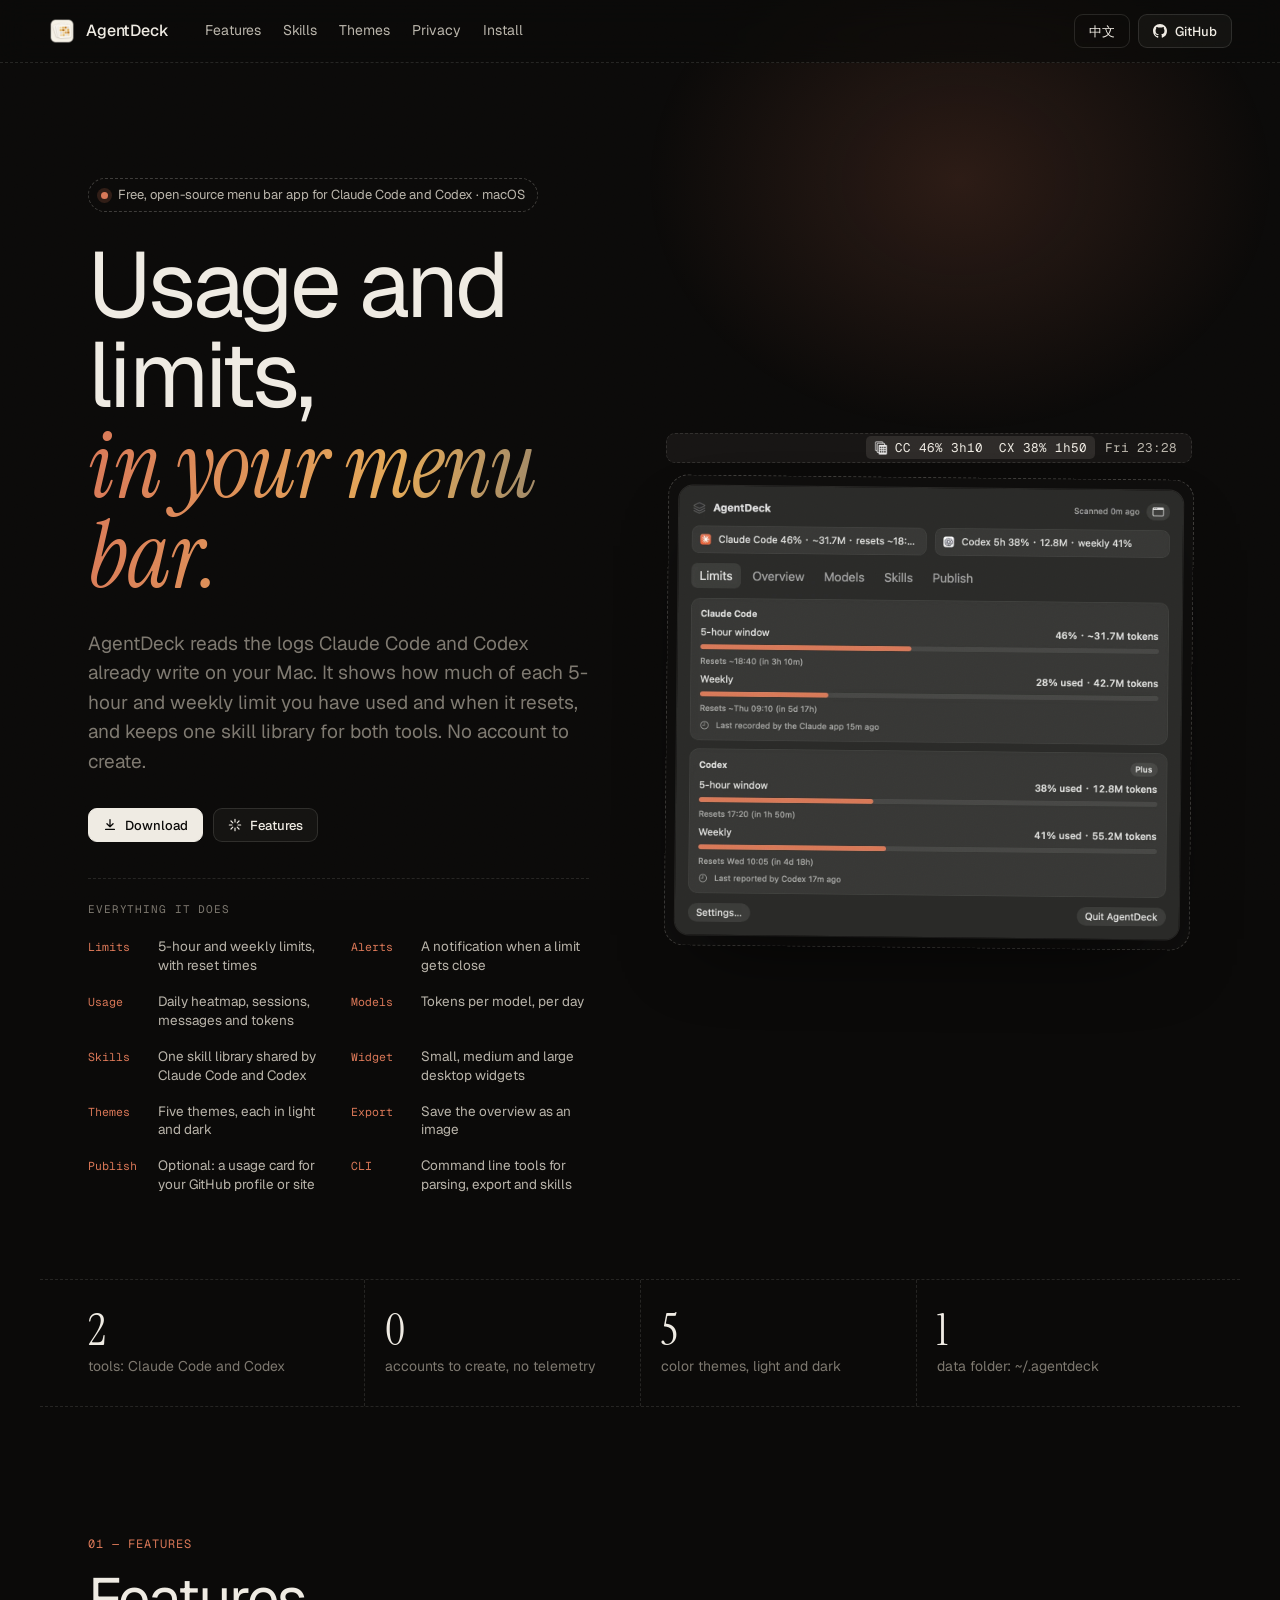
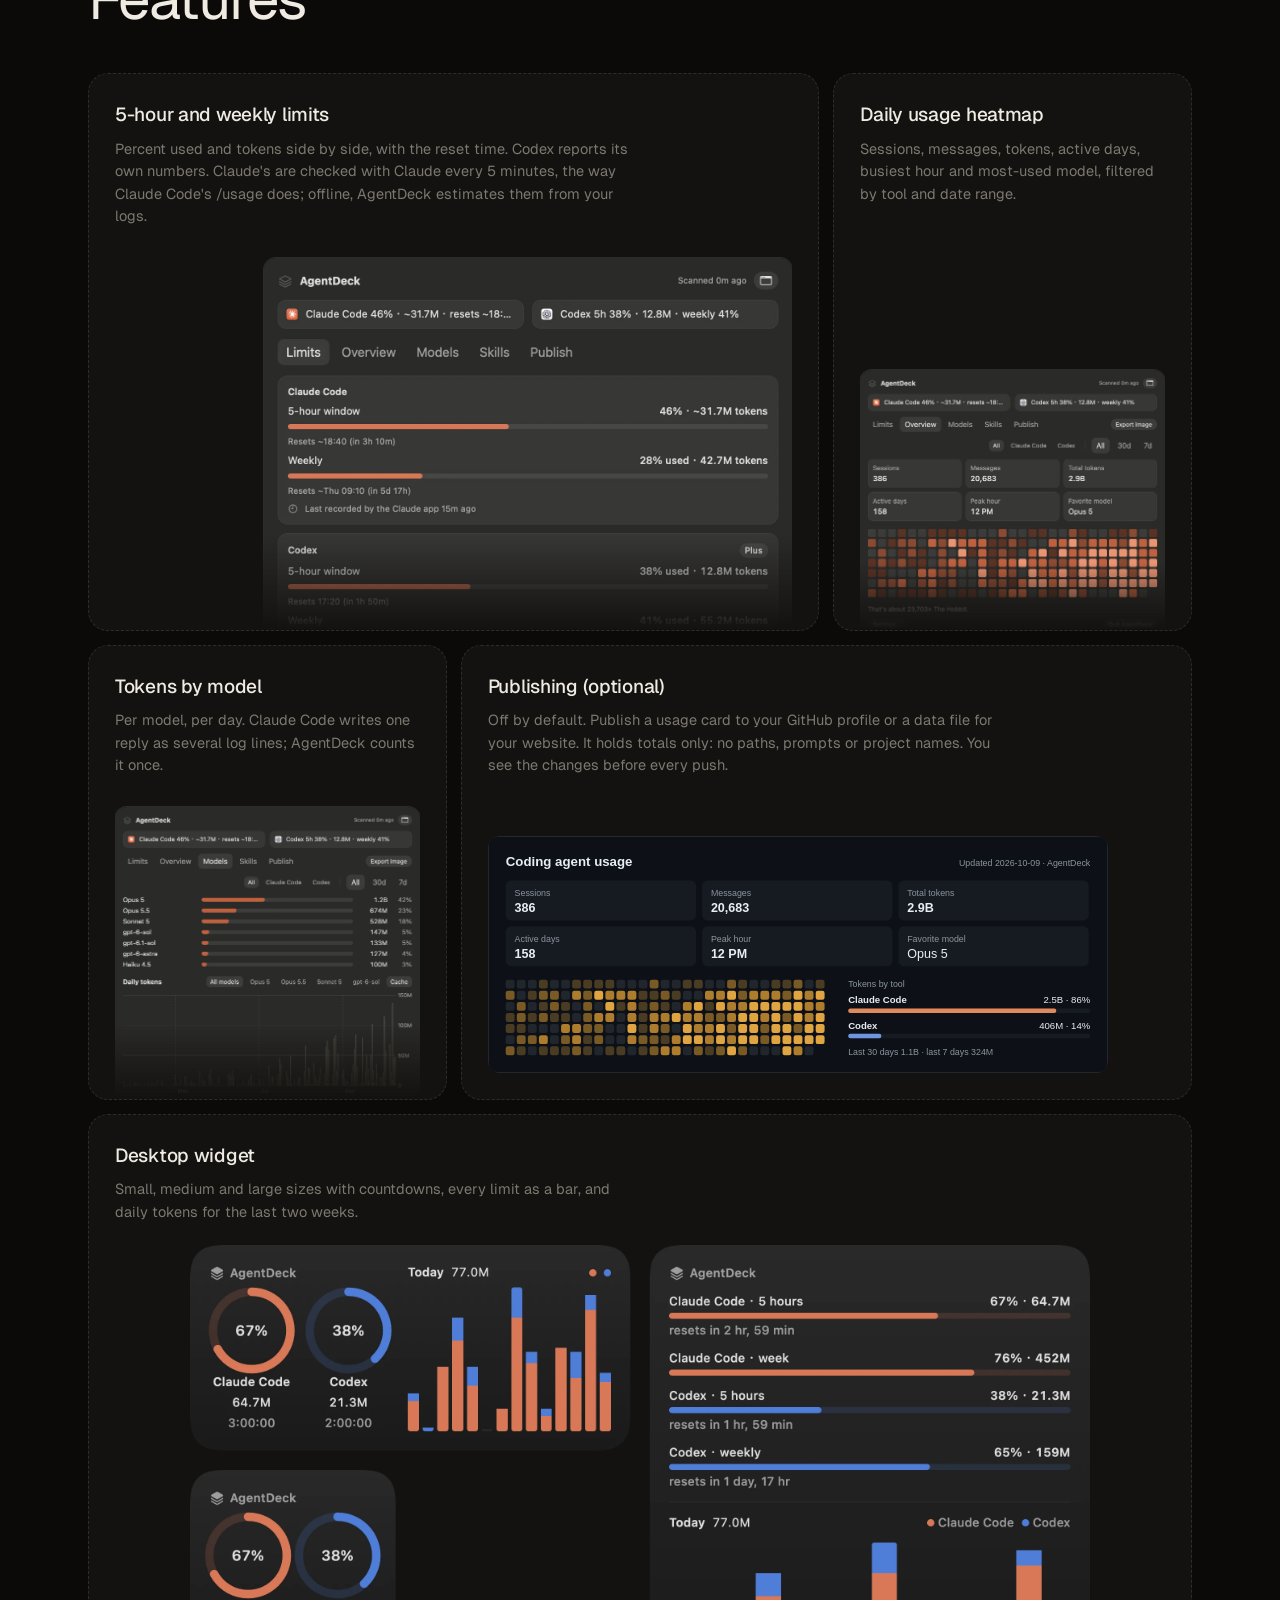
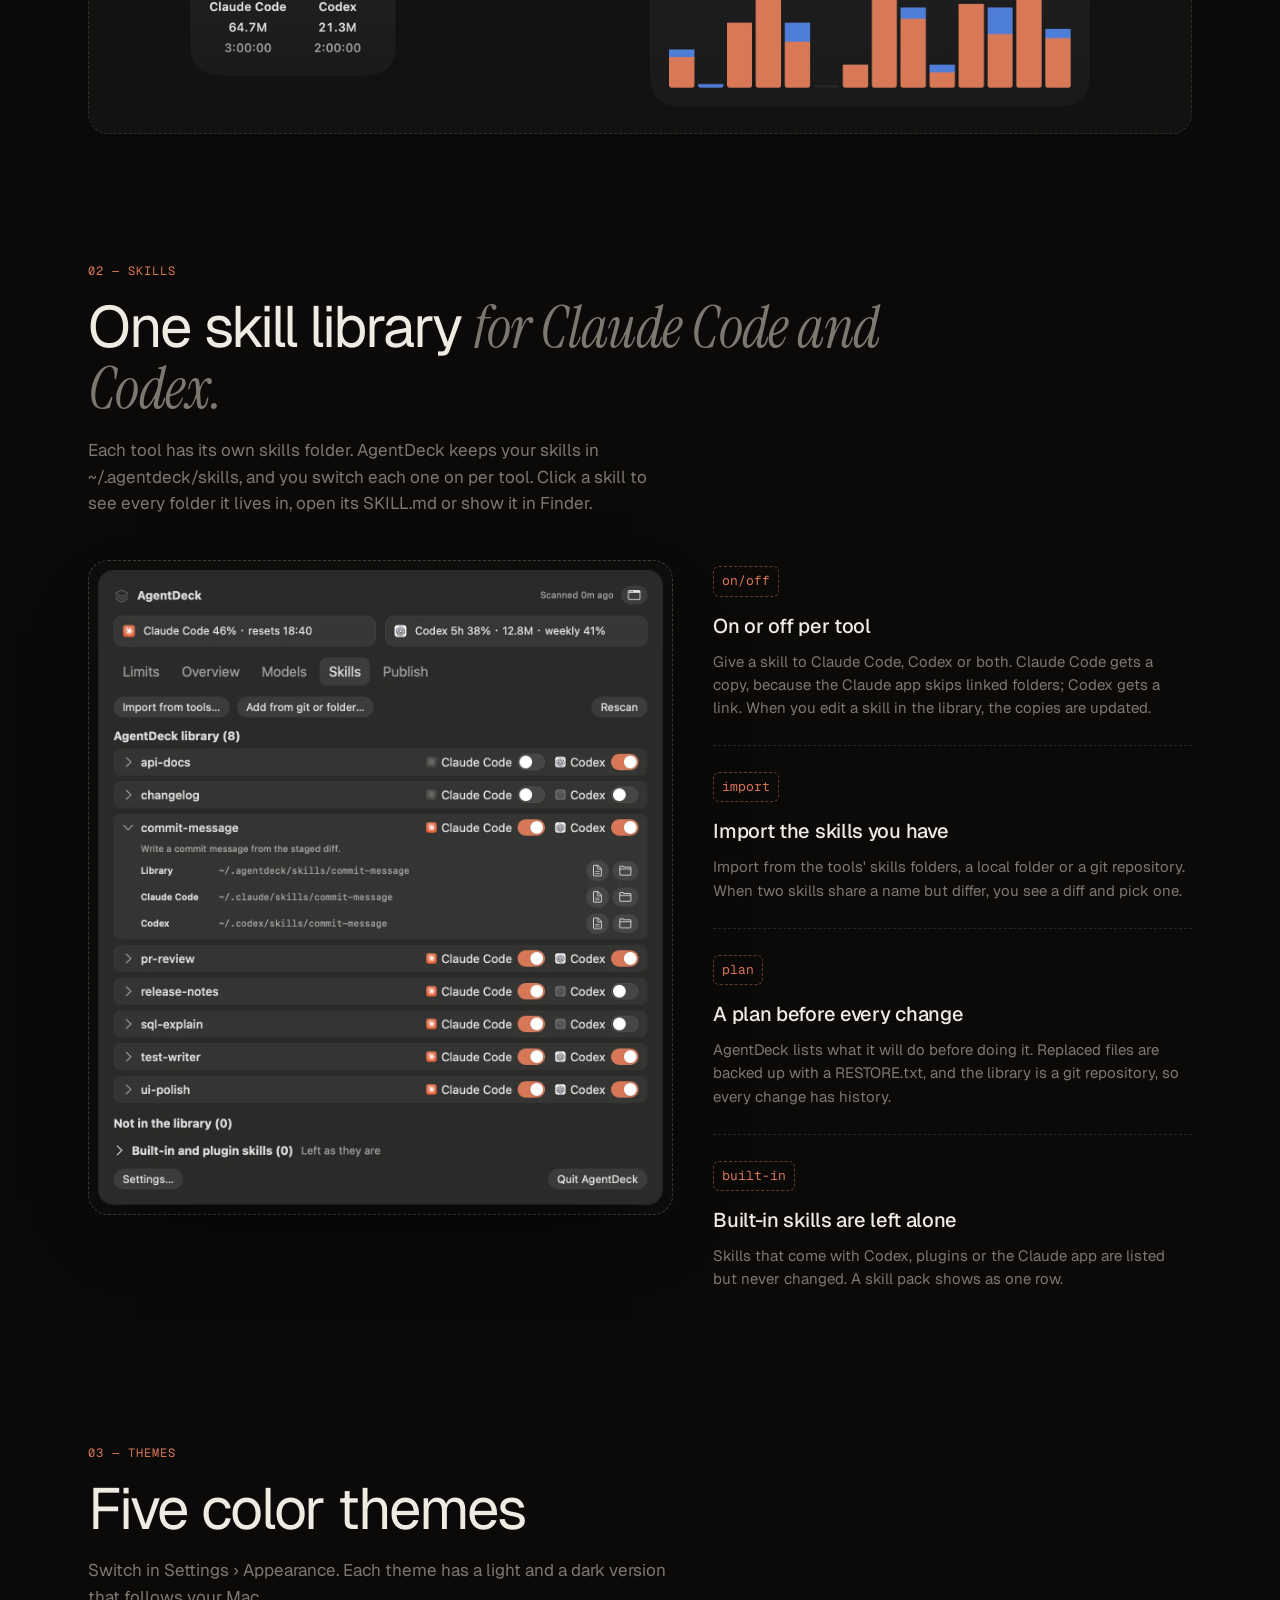
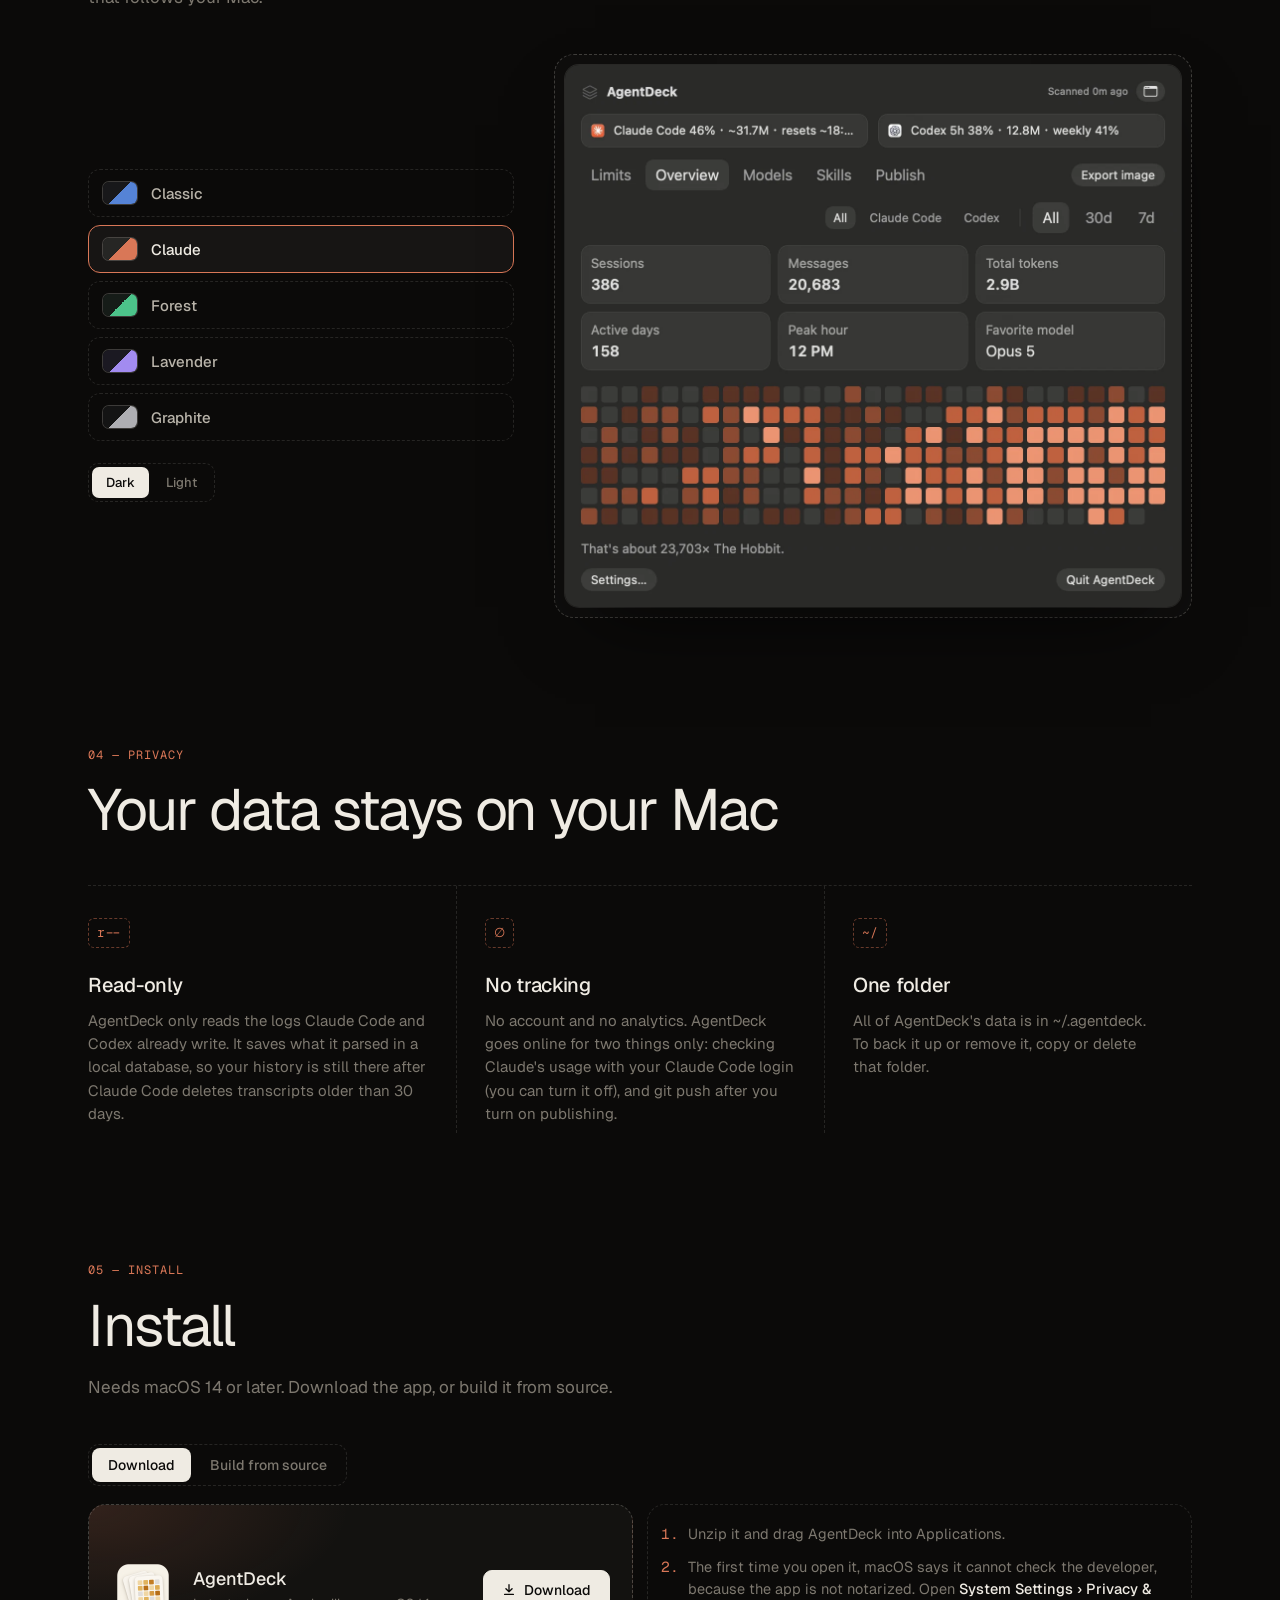
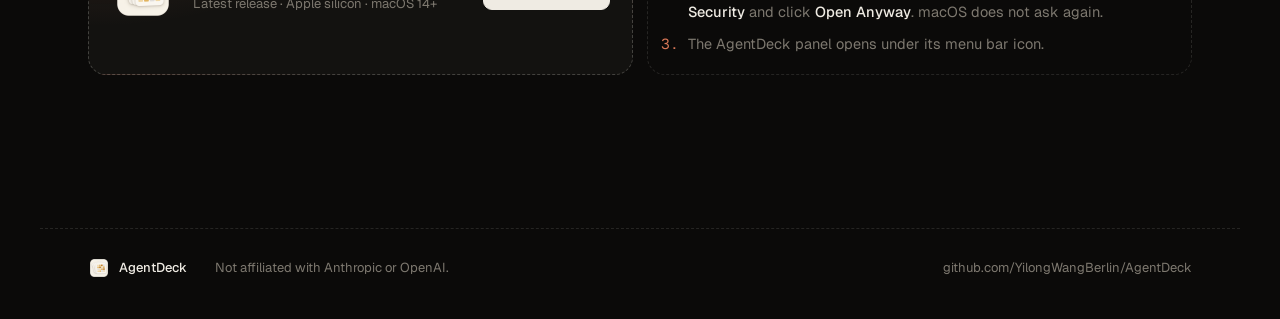
<file: docs/index.html>
<!doctype html>
<html lang="en">
<head>
  <meta charset="utf-8" />
  <meta name="viewport" content="width=device-width, initial-scale=1" />
  <title>AgentDeck</title>
  <meta name="description" content="A local macOS menu bar app for Claude Code and Codex: token usage, rate-limit windows, one skill library for both tools, a desktop widget. No telemetry." />
  <meta property="og:title" content="AgentDeck" />
  <meta property="og:description" content="Every token, at a glance. A local menu bar app for Claude Code and Codex." />
  <meta property="og:image" content="site/img/limits-dark.webp" />
  <meta name="theme-color" content="#0b0a09" />
  <link rel="icon" type="image/png" href="site/img/favicon.png" />
  <link rel="preconnect" href="https://fonts.googleapis.com" />
  <link rel="preconnect" href="https://fonts.gstatic.com" crossorigin />
  <link href="https://fonts.googleapis.com/css2?family=Geist:wght@300;400;500;600&family=Geist+Mono:wght@400;500&family=Instrument+Serif:ital@0;1&display=swap" rel="stylesheet" />
  <link rel="stylesheet" href="site/site.css" />
</head>
<body>
  <a class="skip" href="#main">Skip to content</a>

  <header class="nav">
    <a class="brand" href="#top" aria-label="AgentDeck home">
      <img src="site/img/icon.png" alt="" width="28" height="28" />
      <span>AgentDeck</span>
    </a>
    <nav class="nav-links" aria-label="Sections">
      <a href="#features" data-i18n="nav.features">Features</a>
      <a href="#skills" data-i18n="nav.skills">Skills</a>
      <a href="#themes" data-i18n="nav.themes">Themes</a>
      <a href="#privacy" data-i18n="nav.privacy">Privacy</a>
      <a href="#install" data-i18n="nav.install">Install</a>
    </nav>
    <div class="nav-actions">
      <button class="pill pill-ghost lang" type="button" aria-label="Switch language" data-lang-toggle>中文</button>
      <a class="pill" href="https://github.com/YilongWangBerlin/AgentDeck">
        <svg viewBox="0 0 16 16" width="14" height="14" aria-hidden="true"><path fill="currentColor" d="M8 0C3.58 0 0 3.58 0 8c0 3.54 2.29 6.53 5.47 7.59.4.07.55-.17.55-.38 0-.19-.01-.82-.01-1.49-2.01.37-2.53-.49-2.69-.94-.09-.23-.48-.94-.82-1.13-.28-.15-.68-.52-.01-.53.63-.01 1.08.58 1.23.82.72 1.21 1.87.87 2.33.66.07-.52.28-.87.51-1.07-1.78-.2-3.64-.89-3.64-3.95 0-.87.31-1.59.82-2.15-.08-.2-.36-1.02.08-2.12 0 0 .67-.21 2.2.82.64-.18 1.32-.27 2-.27.68 0 1.36.09 2 .27 1.53-1.04 2.2-.82 2.2-.82.44 1.1.16 1.92.08 2.12.51.56.82 1.27.82 2.15 0 3.07-1.87 3.75-3.65 3.95.29.25.54.73.54 1.48 0 1.07-.01 1.93-.01 2.2 0 .21.15.46.55.38A8.013 8.013 0 0016 8c0-4.42-3.58-8-8-8z"/></svg>
        GitHub
      </a>
    </div>
  </header>

  <main id="main">
    <!-- Hero -->
    <section class="hero" id="top">
      <div class="hero-copy">
        <p class="eyebrow reveal"><span class="dot"></span><span data-i18n="hero.eyebrow">Free, open-source menu bar app for Claude Code and Codex · macOS</span></p>
        <h1 class="reveal">
          <span data-i18n="hero.title1">Usage and limits,</span>
          <em data-i18n="hero.title2">in your menu bar.</em>
        </h1>
        <p class="lede reveal" data-i18n="hero.lede">AgentDeck reads the logs Claude Code and Codex already write on your Mac. It shows how much of each 5-hour and weekly limit you have used and when it resets, and keeps one skill library for both tools. No account to create.</p>
        <div class="cta reveal">
          <a class="pill pill-solid" href="#install" data-open-tab="download">
            <svg viewBox="0 0 16 16" width="14" height="14" aria-hidden="true"><path d="M8 2v8m0 0L4.5 6.5M8 10l3.5-3.5M3 13h10" stroke="currentColor" stroke-width="1.5" fill="none" stroke-linecap="round" stroke-linejoin="round"/></svg>
            <span data-i18n="hero.cta1">Download</span>
          </a>
          <a class="pill" href="#features">
            <svg viewBox="0 0 16 16" width="14" height="14" aria-hidden="true"><path d="M8 1.5v3M8 11.5v3M1.5 8h3M11.5 8h3M3.4 3.4l2.1 2.1M10.5 10.5l2.1 2.1M3.4 12.6l2.1-2.1M10.5 5.5l2.1-2.1" stroke="currentColor" stroke-width="1.3" stroke-linecap="round"/></svg>
            <span data-i18n="hero.cta2">Features</span>
          </a>
        </div>
        <div class="index reveal">
          <p class="index-title mono" data-i18n="index.title">Everything it does</p>
          <ul class="feature-index">
            <li><a href="#features"><span class="mono fi-k" data-i18n="fi.limits.k">Limits</span><span data-i18n="fi.limits">5-hour and weekly limits, with reset times</span></a></li>
            <li><a href="#features"><span class="mono fi-k" data-i18n="fi.alerts.k">Alerts</span><span data-i18n="fi.alerts">A notification when a limit gets close</span></a></li>
            <li><a href="#features"><span class="mono fi-k" data-i18n="fi.usage.k">Usage</span><span data-i18n="fi.usage">Daily heatmap, sessions, messages and tokens</span></a></li>
            <li><a href="#features"><span class="mono fi-k" data-i18n="fi.models.k">Models</span><span data-i18n="fi.models">Tokens per model, per day</span></a></li>
            <li><a href="#skills"><span class="mono fi-k" data-i18n="fi.skills.k">Skills</span><span data-i18n="fi.skills">One skill library shared by Claude Code and Codex</span></a></li>
            <li><a href="#features"><span class="mono fi-k" data-i18n="fi.widget.k">Widget</span><span data-i18n="fi.widget">Small, medium and large desktop widgets</span></a></li>
            <li><a href="#themes"><span class="mono fi-k" data-i18n="fi.themes.k">Themes</span><span data-i18n="fi.themes">Five themes, each in light and dark</span></a></li>
            <li><a href="#features"><span class="mono fi-k" data-i18n="fi.export.k">Export</span><span data-i18n="fi.export">Save the overview as an image</span></a></li>
            <li><a href="#features"><span class="mono fi-k" data-i18n="fi.publish.k">Publish</span><span data-i18n="fi.publish">Optional: a usage card for your GitHub profile or site</span></a></li>
            <li><a href="#install"><span class="mono fi-k" data-i18n="fi.cli.k">CLI</span><span data-i18n="fi.cli">Command line tools for parsing, export and skills</span></a></li>
          </ul>
        </div>
      </div>

      <div class="hero-visual reveal">
        <div class="menubar" aria-hidden="true">
          <span class="menubar-spacer"></span>
          <span class="menubar-item menubar-deck">
            <img src="site/img/menubar-icon.png" alt="" width="14" height="14" />
            <span class="mono" data-ticker>CC 46% 3h10&nbsp;&nbsp;CX 38% 1h50</span>
          </span>
          <span class="menubar-item mono" data-clock>Fri 15:30</span>
        </div>
        <figure class="frame frame-hero">
          <img src="site/img/limits-dark.webp" width="1240" height="1104"
               alt="AgentDeck's Limits tab: Claude Code's 5-hour window at 46% and its weekly window at 28%, Codex's 5-hour and weekly windows" />
        </figure>
      </div>
    </section>

    <!-- Numbers -->
    <section class="strip" aria-label="At a glance">
      <div class="strip-item reveal"><span class="num">2</span><span data-i18n="strip.tools">tools: Claude Code and Codex</span></div>
      <div class="strip-item reveal"><span class="num">0</span><span data-i18n="strip.network">accounts to create, no telemetry</span></div>
      <div class="strip-item reveal"><span class="num">5</span><span data-i18n="strip.themes">color themes, light and dark</span></div>
      <div class="strip-item reveal"><span class="num">1</span><span data-i18n="strip.folder">data folder: ~/.agentdeck</span></div>
    </section>

    <!-- Features -->
    <section class="section" id="features">
      <header class="section-head reveal">
        <p class="kicker mono">01 — <span data-i18n="features.kicker">Features</span></p>
        <h2><span data-i18n="features.title1">Features</span> <em data-i18n="features.title2"></em></h2>
      </header>

      <div class="bento">
        <article class="cell cell-wide reveal">
          <div class="cell-copy">
            <h3 data-i18n="f.limits.title">5-hour and weekly limits</h3>
            <p data-i18n="f.limits.body">Percent used and tokens side by side, with the reset time. Codex reports its own numbers. Claude's are checked with Claude every 5 minutes, the way Claude Code's /usage does; offline, AgentDeck estimates them from your logs.</p>
          </div>
          <figure class="shot"><img src="site/img/limits-dark.webp" loading="lazy" width="1240" height="1104" alt="The Limits tab" /></figure>
        </article>

        <article class="cell reveal">
          <div class="cell-copy">
            <h3 data-i18n="f.overview.title">Daily usage heatmap</h3>
            <p data-i18n="f.overview.body">Sessions, messages, tokens, active days, busiest hour and most-used model, filtered by tool and date range.</p>
          </div>
          <figure class="shot"><img src="site/img/overview-dark.webp" loading="lazy" width="1240" height="1090" alt="The Overview tab with a heatmap of daily tokens" /></figure>
        </article>

        <article class="cell reveal">
          <div class="cell-copy">
            <h3 data-i18n="f.models.title">Tokens by model</h3>
            <p data-i18n="f.models.body">Per model, per day. Claude Code writes one reply as several log lines; AgentDeck counts it once.</p>
          </div>
          <figure class="shot"><img src="site/img/models-dark.webp" loading="lazy" width="1240" height="1310" alt="The Models tab with tokens per model" /></figure>
        </article>


        <article class="cell cell-wide reveal">
          <div class="cell-copy">
            <h3 data-i18n="f.publish.title">Publishing (optional)</h3>
            <p data-i18n="f.publish.body">Off by default. Publish a usage card to your GitHub profile or a data file for your website. It holds totals only: no paths, prompts or project names. You see the changes before every push.</p>
          </div>
          <figure class="shot shot-plain"><img src="images/card-dark.svg" loading="lazy" width="840" height="320" alt="A usage card for a GitHub profile README" /></figure>
        </article>
        <article class="cell cell-full reveal">
          <div class="cell-copy">
            <h3 data-i18n="f.widget.title">Desktop widget</h3>
            <p data-i18n="f.widget.body">Small, medium and large sizes with countdowns, every limit as a bar, and daily tokens for the last two weeks.</p>
          </div>
          <figure class="shot shot-plain"><img src="site/img/widget-dark.webp" loading="lazy" width="2232" height="1146" alt="The desktop widget in three sizes" /></figure>
        </article>

      </div>
    </section>

    <!-- Skills -->
    <section class="section" id="skills">
      <header class="section-head reveal">
        <p class="kicker mono">02 — <span data-i18n="skills.kicker">Skills</span></p>
        <h2><span data-i18n="skills.title1">One skill library</span> <em data-i18n="skills.title2">for Claude Code and Codex.</em></h2>
        <p class="section-sub" data-i18n="skills.sub">Each tool has its own skills folder. AgentDeck keeps your skills in ~/.agentdeck/skills, and you switch each one on per tool. Click a skill to see every folder it lives in, open its SKILL.md or show it in Finder.</p>
      </header>
      <div class="skills">
        <figure class="frame frame-skills reveal">
          <img src="site/img/skills-dark.webp" loading="lazy" width="1240" height="1392" alt="The Skills tab: a library of skills with a Claude Code switch and a Codex switch on each" />
        </figure>
        <ul class="skill-points">
          <li class="reveal">
            <span class="glyph mono">on/off</span>
            <h3 data-i18n="s1.title">On or off per tool</h3>
            <p data-i18n="s1.body">Give a skill to Claude Code, Codex or both. Claude Code gets a copy, because the Claude app skips linked folders; Codex gets a link. When you edit a skill in the library, the copies are updated.</p>
          </li>
          <li class="reveal">
            <span class="glyph mono">import</span>
            <h3 data-i18n="s2.title">Import the skills you have</h3>
            <p data-i18n="s2.body">Import from the tools' skills folders, a local folder or a git repository. When two skills share a name but differ, you see a diff and pick one.</p>
          </li>
          <li class="reveal">
            <span class="glyph mono">plan</span>
            <h3 data-i18n="s3.title">A plan before every change</h3>
            <p data-i18n="s3.body">AgentDeck lists what it will do before doing it. Replaced files are backed up with a RESTORE.txt, and the library is a git repository, so every change has history.</p>
          </li>
          <li class="reveal">
            <span class="glyph mono">built-in</span>
            <h3 data-i18n="s4.title">Built-in skills are left alone</h3>
            <p data-i18n="s4.body">Skills that come with Codex, plugins or the Claude app are listed but never changed. A skill pack shows as one row.</p>
          </li>
        </ul>
      </div>
    </section>

    <!-- Themes -->
    <section class="section" id="themes">
      <header class="section-head reveal">
        <p class="kicker mono">03 — <span data-i18n="themes.kicker">Themes</span></p>
        <h2><span data-i18n="themes.title1">Five color themes</span> <em data-i18n="themes.title2"></em></h2>
        <p class="section-sub" data-i18n="themes.sub">Switch in Settings › Appearance. Each theme has a light and a dark version that follows your Mac.</p>
      </header>

      <div class="themes reveal">
        <div class="theme-controls">
          <div class="swatches" role="radiogroup" aria-label="Theme">
            <button type="button" role="radio" class="swatch" data-theme="classic" aria-checked="false" style="--a:#5583D6;--b:#18181A"><i></i><span>Classic</span></button>
            <button type="button" role="radio" class="swatch" data-theme="claude" aria-checked="true" style="--a:#D97757;--b:#262624"><i></i><span>Claude</span></button>
            <button type="button" role="radio" class="swatch" data-theme="forest" aria-checked="false" style="--a:#4CC38A;--b:#161C18"><i></i><span>Forest</span></button>
            <button type="button" role="radio" class="swatch" data-theme="lavender" aria-checked="false" style="--a:#A28BF0;--b:#1B1922"><i></i><span>Lavender</span></button>
            <button type="button" role="radio" class="swatch" data-theme="graphite" aria-checked="false" style="--a:#AEAEB2;--b:#141414"><i></i><span>Graphite</span></button>
          </div>
          <div class="mode" role="radiogroup" aria-label="Appearance">
            <button type="button" role="radio" data-mode="dark" aria-checked="true" data-i18n="themes.dark">Dark</button>
            <button type="button" role="radio" data-mode="light" aria-checked="false" data-i18n="themes.light">Light</button>
          </div>
        </div>
        <figure class="frame frame-theme">
          <img data-theme-img src="site/img/theme-claude-dark.webp" width="1240" height="1090" alt="AgentDeck's Overview tab in the Claude theme, dark" />
        </figure>
      </div>
    </section>

    <!-- Privacy -->
    <section class="section" id="privacy">
      <header class="section-head reveal">
        <p class="kicker mono">04 — <span data-i18n="privacy.kicker">Privacy</span></p>
        <h2><span data-i18n="privacy.title1">Your data stays on your Mac</span> <em data-i18n="privacy.title2"></em></h2>
      </header>
      <div class="trio">
        <div class="trio-item reveal">
          <span class="glyph mono">r--</span>
          <h3 data-i18n="p1.title">Read-only</h3>
          <p data-i18n="p1.body">AgentDeck only reads the logs Claude Code and Codex already write. It saves what it parsed in a local database, so your history is still there after Claude Code deletes transcripts older than 30 days.</p>
        </div>
        <div class="trio-item reveal">
          <span class="glyph mono">∅</span>
          <h3 data-i18n="p2.title">No tracking</h3>
          <p data-i18n="p2.body">No account and no analytics. AgentDeck goes online for two things only: checking Claude's usage with your Claude Code login (you can turn it off), and git push after you turn on publishing.</p>
        </div>
        <div class="trio-item reveal">
          <span class="glyph mono">~/</span>
          <h3 data-i18n="p3.title">One folder</h3>
          <p data-i18n="p3.body">All of AgentDeck's data is in ~/.agentdeck. To back it up or remove it, copy or delete that folder.</p>
        </div>
      </div>
    </section>

    <!-- Install -->
    <section class="section" id="install">
      <header class="section-head reveal">
        <p class="kicker mono">05 — <span data-i18n="install.kicker">Install</span></p>
        <h2><span data-i18n="install.title1">Install</span> <em data-i18n="install.title2"></em></h2>
        <p class="section-sub" data-i18n="install.sub">Needs macOS 14 or later. Download the app, or build it from source.</p>
      </header>

      <div class="install reveal">
        <div class="tabs" role="tablist" aria-label="Install method">
          <button type="button" role="tab" id="tab-download" aria-controls="panel-download" aria-selected="true" data-i18n="install.tab1">Download</button>
          <button type="button" role="tab" id="tab-cli" aria-controls="panel-cli" aria-selected="false" tabindex="-1" data-i18n="install.tab2">Build from source</button>
        </div>

        <div class="panel" role="tabpanel" id="panel-download" aria-labelledby="tab-download">
          <div class="download">
            <div class="download-card">
              <img src="site/img/icon.png" alt="" width="64" height="64" />
              <div>
                <p class="download-name">AgentDeck</p>
                <p class="download-meta" data-i18n="install.meta">Latest release · Apple silicon · macOS 14+</p>
              </div>
              <a class="pill pill-solid" href="https://github.com/YilongWangBerlin/AgentDeck/releases/latest/download/AgentDeck.zip">
                <svg viewBox="0 0 16 16" width="14" height="14" aria-hidden="true"><path d="M8 2v8m0 0L4.5 6.5M8 10l3.5-3.5M3 13h10" stroke="currentColor" stroke-width="1.5" fill="none" stroke-linecap="round" stroke-linejoin="round"/></svg>
                <span data-i18n="install.download">Download</span>
              </a>
            </div>
            <ol class="howto">
              <li data-i18n="install.d1">Unzip it and drag AgentDeck into Applications.</li>
              <li data-i18n-html="install.d2">The first time you open it, macOS says it cannot check the developer, because the app is not notarized. Open <strong>System Settings › Privacy &amp; Security</strong> and click <strong>Open Anyway</strong>. macOS does not ask again.</li>
              <li data-i18n="install.d3">The AgentDeck panel opens under its menu bar icon.</li>
            </ol>
          </div>
        </div>

        <div class="panel" role="tabpanel" id="panel-cli" aria-labelledby="tab-cli" hidden>
          <p class="panel-note" data-i18n="install.cli">Needs Swift 6. The Command Line Tools are enough; you don't need Xcode.</p>
          <ol class="steps">
            <li class="step">
              <span class="step-n mono">1</span>
              <code class="mono">git clone https://github.com/YilongWangBerlin/AgentDeck.git</code>
              <button class="copy" type="button" data-copy="git clone https://github.com/YilongWangBerlin/AgentDeck.git" data-i18n="copy">Copy</button>
            </li>
            <li class="step">
              <span class="step-n mono">2</span>
              <code class="mono">cd AgentDeck &amp;&amp; scripts/build-app.sh</code>
              <button class="copy" type="button" data-copy="cd AgentDeck && scripts/build-app.sh" data-i18n="copy">Copy</button>
            </li>
            <li class="step">
              <span class="step-n mono">3</span>
              <code class="mono">ditto dist/AgentDeck.app /Applications/AgentDeck.app &amp;&amp; open /Applications/AgentDeck.app</code>
              <button class="copy" type="button" data-copy="ditto dist/AgentDeck.app /Applications/AgentDeck.app && open /Applications/AgentDeck.app" data-i18n="copy">Copy</button>
            </li>
          </ol>
          <p class="after" data-i18n="install.after">A build made on your own Mac opens without the Privacy &amp; Security step. Open AgentDeck again from Spotlight to get a resizable window.</p>
        </div>
      </div>
    </section>
  </main>

  <footer class="footer">
    <div class="footer-brand">
      <img src="site/img/icon.png" alt="" width="22" height="22" />
      <span>AgentDeck</span>
    </div>
    <p class="footer-note" data-i18n="footer.note">Not affiliated with Anthropic or OpenAI.</p>
    <a class="footer-link" href="https://github.com/YilongWangBerlin/AgentDeck">github.com/YilongWangBerlin/AgentDeck</a>
  </footer>

  <script src="site/site.js" defer></script>
</body>
</html>
</file>
<file: docs/site/site.css>
:root {
  --bg: #0b0a09;
  --bg-raise: #131210;
  --ink: #efebe3;
  --ink-2: #b9b4aa;
  --muted: #7d786f;
  --line: rgba(239, 235, 227, 0.12);
  --line-strong: rgba(239, 235, 227, 0.22);
  --accent: #d97757;
  --accent-2: #e3a857;
  --radius: 14px;
  --gutter: clamp(16px, 4vw, 48px);
  --max: 1200px;
  --sans: "Geist", ui-sans-serif, -apple-system, BlinkMacSystemFont, "PingFang SC", "Hiragino Sans GB", sans-serif;
  --serif: "Instrument Serif", ui-serif, Georgia, "Songti SC", serif;
  --mono: "Geist Mono", ui-monospace, SFMono-Regular, Menlo, monospace;
  color-scheme: dark;
}

* { box-sizing: border-box; }
html { scroll-behavior: smooth; scroll-padding-top: 80px; }
body {
  margin: 0;
  background: var(--bg);
  color: var(--ink);
  font-family: var(--sans);
  font-weight: 400;
  line-height: 1.55;
  -webkit-font-smoothing: antialiased;
  overflow-x: hidden;
}
/* A faint warm glow behind the hero, and film grain over everything. */
body::before {
  content: "";
  position: fixed;
  inset: -20vh -10vw auto auto;
  width: 70vw;
  height: 80vh;
  background: radial-gradient(closest-side, rgba(217, 119, 87, 0.16), transparent 70%);
  pointer-events: none;
  z-index: -1;
}
/* Film grain over everything. */
body::after {
  content: "";
  position: fixed;
  inset: 0;
  pointer-events: none;
  z-index: 50;
  opacity: 0.07;
  background-image: url("data:image/svg+xml,%3Csvg xmlns='http://www.w3.org/2000/svg' width='160' height='160'%3E%3Cfilter id='n'%3E%3CfeTurbulence type='fractalNoise' baseFrequency='0.9' numOctaves='2' stitchTiles='stitch'/%3E%3C/filter%3E%3Crect width='100%25' height='100%25' filter='url(%23n)'/%3E%3C/svg%3E");
  mix-blend-mode: overlay;
}
img { display: block; max-width: 100%; height: auto; }
a { color: inherit; text-decoration: none; }
.mono { font-family: var(--mono); }
:lang(zh) h1, :lang(zh) h2 { letter-spacing: 0; }
:lang(zh) h1 { font-size: clamp(40px, 4.8vw, 68px); line-height: 1.12; }

.skip { position: absolute; left: -999px; }
.skip:focus { left: 16px; top: 16px; z-index: 10; background: var(--ink); color: var(--bg); padding: 8px 12px; border-radius: 8px; }
:focus-visible { outline: 2px solid var(--accent); outline-offset: 3px; border-radius: 6px; }

/* Nav */
.nav {
  position: sticky;
  top: 0;
  z-index: 5;
  display: flex;
  align-items: center;
  gap: 24px;
  padding: 14px var(--gutter);
  background: rgba(11, 10, 9, 0.72);
  backdrop-filter: blur(14px) saturate(140%);
  -webkit-backdrop-filter: blur(14px) saturate(140%);
  border-bottom: 1px dashed var(--line);
}
.brand { display: flex; align-items: center; gap: 10px; font-weight: 500; letter-spacing: -0.01em; }
.brand img { border-radius: 7px; }
.nav-links { display: flex; gap: 22px; margin-left: 12px; font-size: 14px; color: var(--ink-2); }
.nav-links a:hover { color: var(--ink); }
.nav-actions { display: flex; gap: 8px; margin-left: auto; }

/* Pills */
.pill {
  display: inline-flex;
  align-items: center;
  gap: 8px;
  height: 34px;
  padding: 0 14px;
  font: 500 13px/1 var(--sans);
  color: var(--ink);
  background: rgba(239, 235, 227, 0.04);
  border: 1px solid var(--line);
  border-radius: 9px;
  cursor: pointer;
  transition: background 0.2s, border-color 0.2s, transform 0.2s;
}
.pill:hover { background: rgba(239, 235, 227, 0.08); border-color: var(--line-strong); }
.pill:active { transform: translateY(1px); }
.pill-ghost { background: transparent; }
.pill-solid { background: var(--ink); color: var(--bg); border-color: var(--ink); }
.pill-solid:hover { background: #fff; border-color: #fff; }

/* Hero */
.hero {
  max-width: var(--max);
  margin: 0 auto;
  padding: clamp(48px, 9vw, 120px) var(--gutter) clamp(40px, 6vw, 80px);
  display: grid;
  grid-template-columns: minmax(0, 1fr) minmax(0, 1.05fr);
  gap: clamp(32px, 6vw, 80px);
  align-items: center;
}
.eyebrow {
  display: inline-flex;
  align-items: center;
  gap: 10px;
  margin: 0 0 28px;
  padding: 6px 12px;
  font-size: 13px;
  color: var(--ink-2);
  border: 1px dashed var(--line-strong);
  border-radius: 999px;
}
.dot { width: 7px; height: 7px; border-radius: 50%; background: var(--accent); box-shadow: 0 0 0 4px rgba(217, 119, 87, 0.18); animation: pulse 2.4s ease-in-out infinite; }
@keyframes pulse { 50% { box-shadow: 0 0 0 7px rgba(217, 119, 87, 0); } }

h1, h2 { font-weight: 400; letter-spacing: -0.035em; margin: 0; }
h1 { font-size: clamp(48px, 7.2vw, 92px); line-height: 0.98; }
h1 span, h1 em { display: block; }
em { font-family: var(--serif); font-style: italic; font-weight: 400; letter-spacing: -0.01em; color: var(--muted); }
h1 em { background: linear-gradient(100deg, var(--accent) 0%, var(--accent-2) 60%, var(--muted) 100%); -webkit-background-clip: text; background-clip: text; color: transparent; padding-right: 0.08em; }
.lede { margin: 28px 0 0; max-width: 30em; font-size: clamp(17px, 1.5vw, 19px); color: var(--muted); }
.lede strong { color: var(--ink); font-weight: 400; }
.cta { display: flex; flex-wrap: wrap; gap: 10px; margin-top: 32px; }
/* A spec sheet, after the product pages that print their specs in mono. */
.specs { display: grid; grid-template-columns: repeat(2, minmax(0, 1fr)); gap: 16px 28px; margin: 40px 0 0; padding-top: 22px; border-top: 1px dashed var(--line); max-width: 30em; }
.specs div { margin: 0; }
.specs dt { font-size: 11px; letter-spacing: 0.08em; text-transform: uppercase; color: var(--muted); }
.specs dd { margin: 3px 0 0; font-size: 14.5px; color: var(--ink); }

.hero-visual { position: relative; }
.menubar {
  display: flex;
  align-items: center;
  gap: 18px;
  height: 30px;
  padding: 0 14px;
  margin-bottom: 14px;
  font-size: 12.5px;
  color: var(--ink-2);
  background: rgba(239, 235, 227, 0.05);
  border: 1px dashed var(--line);
  border-radius: 9px;
}
.menubar-spacer { flex: 1; }
.menubar-item { display: inline-flex; align-items: center; gap: 7px; white-space: nowrap; }
.menubar-deck { padding: 2px 8px; margin: 0 -8px; border-radius: 5px; background: rgba(239, 235, 227, 0.1); color: var(--ink); }
.menubar-deck img { filter: invert(1); opacity: 0.9; }

/* Dashed frames, the page's signature. */
.frame {
  margin: 0;
  padding: 10px;
  border: 1px dashed var(--line-strong);
  border-radius: calc(var(--radius) + 6px);
  background: rgba(239, 235, 227, 0.02);
}
.frame img { border-radius: var(--radius); box-shadow: 0 30px 80px -30px rgba(0, 0, 0, 0.8), 0 0 0 1px var(--line); }
.frame-hero { transform: rotate(0.6deg); transition: transform 0.6s cubic-bezier(.2,.7,.2,1); }
.hero-visual:hover .frame-hero { transform: rotate(0deg) translateY(-4px); }

/* Strip */
.strip {
  max-width: var(--max);
  margin: 0 auto;
  padding: 0 var(--gutter);
  display: grid;
  grid-template-columns: repeat(4, 1fr);
  border-top: 1px dashed var(--line);
  border-bottom: 1px dashed var(--line);
}
.strip-item { padding: 28px 20px 28px 0; display: flex; flex-direction: column; gap: 4px; font-size: 14px; color: var(--muted); }
.strip-item + .strip-item { padding-left: 20px; border-left: 1px dashed var(--line); }
.num { font-family: var(--serif); font-size: 44px; line-height: 1; color: var(--ink); }

/* Sections */
.section { max-width: var(--max); margin: 0 auto; padding: clamp(72px, 10vw, 130px) var(--gutter) 0; }
.section-head { margin-bottom: 44px; max-width: 880px; }
.kicker { margin: 0 0 16px; font-size: 12px; letter-spacing: 0.08em; text-transform: uppercase; color: var(--accent); }
h2 { font-size: clamp(34px, 4.6vw, 58px); line-height: 1.04; }
.section-sub { margin: 18px 0 0; color: var(--muted); font-size: 17px; max-width: 34em; }

/* Bento */
.bento { display: grid; grid-template-columns: repeat(3, minmax(0, 1fr)); gap: 14px; }
.cell {
  position: relative;
  display: flex;
  flex-direction: column;
  gap: 22px;
  padding: 26px 26px 0;
  min-height: 400px;
  overflow: hidden;
  background: var(--bg-raise);
  border: 1px dashed var(--line);
  border-radius: calc(var(--radius) + 6px);
  transition: border-color 0.3s, transform 0.3s;
}
.cell:hover { border-color: var(--line-strong); }
.cell-wide { grid-column: span 2; }
.cell-full { grid-column: span 3; }
.cell-full .shot-plain img { max-width: 900px; }
.cell-copy h3 { margin: 0 0 8px; font-size: 19px; font-weight: 500; letter-spacing: -0.015em; }
.cell-copy p { margin: 0; font-size: 14.5px; color: var(--muted); max-width: 36em; }
.shot { margin: auto 0 0; max-height: 300px; overflow: hidden; -webkit-mask: linear-gradient(#000 75%, transparent); mask: linear-gradient(#000 75%, transparent); }
.cell-wide .shot { max-height: 380px; }
.shot-plain { max-height: none; -webkit-mask: none; mask: none; }
.shot img { border-radius: 12px 12px 0 0; box-shadow: 0 0 0 1px var(--line); transform: translateY(8px); transition: transform 0.5s cubic-bezier(.2,.7,.2,1); }
.cell:hover .shot img { transform: translateY(0); }
.cell-wide .shot img { width: 78%; margin-left: auto; }
.shot-plain img, .cell-wide .shot-plain img { width: 100%; margin: 0 auto 26px; border-radius: 12px; box-shadow: none; transform: none; }
.cell:hover .shot-plain img { transform: none; }


/* Skills */
.skills { display: grid; grid-template-columns: minmax(0, 1.1fr) minmax(0, 0.9fr); gap: 40px; align-items: start; }
.frame-skills { position: sticky; top: 90px; }
.skill-points { list-style: none; margin: 0; padding: 0; display: grid; }
.skill-points li { padding: 26px 0; border-top: 1px dashed var(--line); }
.skill-points li:first-child { padding-top: 6px; border-top: 0; }
.skill-points .glyph { margin-bottom: 14px; }
.skill-points h3 { margin: 0 0 8px; font-size: 20px; font-weight: 500; letter-spacing: -0.015em; }
.skill-points p { margin: 0; color: var(--muted); font-size: 15px; }

/* Themes */
.themes { display: grid; grid-template-columns: minmax(0, 0.8fr) minmax(0, 1.2fr); gap: 40px; align-items: center; }
.theme-controls { display: flex; flex-direction: column; gap: 22px; }
.swatches { display: grid; gap: 8px; }
.swatch {
  display: flex;
  align-items: center;
  gap: 14px;
  padding: 12px 14px;
  font: 500 15px var(--sans);
  color: var(--ink-2);
  text-align: left;
  background: transparent;
  border: 1px dashed var(--line);
  border-radius: 12px;
  cursor: pointer;
  transition: background 0.2s, border-color 0.2s, color 0.2s;
}
.swatch i { width: 34px; height: 22px; border-radius: 6px; background: linear-gradient(135deg, var(--b) 50%, var(--a) 50%); box-shadow: 0 0 0 1px var(--line-strong); }
.swatch:hover { color: var(--ink); border-color: var(--line-strong); }
.swatch[aria-checked="true"] { color: var(--ink); background: rgba(239, 235, 227, 0.05); border-style: solid; border-color: var(--a); }
.mode { display: inline-flex; padding: 3px; gap: 3px; width: max-content; border: 1px dashed var(--line); border-radius: 10px; }
.mode button { padding: 7px 14px; font: 500 13px var(--sans); color: var(--muted); background: transparent; border: 0; border-radius: 7px; cursor: pointer; }
.mode button[aria-checked="true"] { color: var(--bg); background: var(--ink); }
.frame-theme img { transition: opacity 0.25s; }
.frame-theme img.swapping { opacity: 0.35; }

/* Privacy */
.trio { display: grid; grid-template-columns: repeat(3, 1fr); gap: 0; border-top: 1px dashed var(--line); }
.trio-item { padding: 32px 28px 8px 0; }
.trio-item + .trio-item { padding-left: 28px; border-left: 1px dashed var(--line); }
.glyph { display: inline-block; margin-bottom: 22px; font-size: 13px; color: var(--accent); padding: 4px 8px; border: 1px dashed rgba(217, 119, 87, 0.45); border-radius: 6px; }
.trio-item h3 { margin: 0 0 8px; font-size: 20px; font-weight: 500; letter-spacing: -0.015em; }
.trio-item p { margin: 0; color: var(--muted); font-size: 15px; }

/* Install */
.tabs { display: inline-flex; gap: 3px; padding: 3px; margin-bottom: 18px; border: 1px dashed var(--line); border-radius: 11px; }
.tabs button { padding: 8px 16px; font: 500 14px var(--sans); color: var(--muted); background: transparent; border: 0; border-radius: 8px; cursor: pointer; }
.tabs button[aria-selected="true"] { color: var(--bg); background: var(--ink); }
.panel-note { margin: 0 0 16px; color: var(--muted); font-size: 15px; }
.download { display: grid; grid-template-columns: minmax(0, 1fr) minmax(0, 1fr); gap: 14px; }
.download-card {
  display: flex;
  align-items: center;
  gap: 18px;
  padding: 22px;
  background:
    radial-gradient(80% 120% at 0% 0%, rgba(217, 119, 87, 0.16), transparent 60%),
    var(--bg-raise);
  border: 1px dashed var(--line-strong);
  border-radius: calc(var(--radius) + 4px);
}
.download-card img { border-radius: 14px; }
.download-card .pill { margin-left: auto; height: 40px; padding: 0 18px; font-size: 14px; }
.download-name { margin: 0; font-size: 18px; font-weight: 500; }
.download-meta { margin: 2px 0 0; font-size: 13px; color: var(--muted); }
.howto { margin: 0; padding: 18px 22px 18px 40px; display: grid; gap: 10px; color: var(--muted); font-size: 14.5px; border: 1px dashed var(--line); border-radius: calc(var(--radius) + 4px); }
.howto strong { color: var(--ink); font-weight: 500; }
.howto li::marker { color: var(--accent); font-family: var(--mono); }

.steps { list-style: none; margin: 0; padding: 0; display: grid; gap: 10px; }
.step {
  display: grid;
  grid-template-columns: 28px minmax(0, 1fr) auto;
  align-items: center;
  gap: 16px;
  padding: 16px 16px 16px 20px;
  background: var(--bg-raise);
  border: 1px dashed var(--line);
  border-radius: 12px;
}
.step-n { color: var(--accent); font-size: 13px; }
.step code { font-size: 14px; color: var(--ink); overflow-x: auto; white-space: nowrap; scrollbar-width: none; }
.step code::-webkit-scrollbar { display: none; }
.copy { font: 500 12px var(--sans); color: var(--ink-2); background: transparent; border: 1px solid var(--line); border-radius: 7px; padding: 6px 10px; cursor: pointer; min-width: 64px; }
.copy:hover { color: var(--ink); border-color: var(--line-strong); }
.copy.done { color: var(--accent); border-color: var(--accent); }
.after { margin: 22px 0 0; color: var(--muted); font-size: 15px; }

/* Footer */
.footer {
  max-width: var(--max);
  margin: clamp(80px, 12vw, 160px) auto 0;
  padding: 28px var(--gutter) 40px;
  display: flex;
  flex-wrap: wrap;
  align-items: center;
  gap: 12px 28px;
  border-top: 1px dashed var(--line);
  font-size: 13px;
  color: var(--muted);
}
.footer-brand { display: flex; align-items: center; gap: 9px; color: var(--ink); font-weight: 500; }
.footer-brand img { border-radius: 6px; }
.footer-note { margin: 0; }
.footer-link { margin-left: auto; }
.footer-link:hover { color: var(--ink); }

/* Reveal on scroll */
.reveal { opacity: 0; transform: translateY(16px); transition: opacity 0.7s ease, transform 0.7s cubic-bezier(.2,.7,.2,1); }
.reveal.in { opacity: 1; transform: none; }
@media (prefers-reduced-motion: reduce) {
  .reveal { opacity: 1; transform: none; transition: none; }
  .dot { animation: none; }
  html { scroll-behavior: auto; }
}

/* Responsive */
@media (max-width: 960px) {
  .hero { grid-template-columns: 1fr; }
  .bento { grid-template-columns: 1fr 1fr; }
  .cell-wide, .cell-full { grid-column: span 2; }
  .themes { grid-template-columns: 1fr; }
  .download { grid-template-columns: 1fr; }
  .skills { grid-template-columns: 1fr; }
  .frame-skills { position: static; }
  .swatches { grid-template-columns: repeat(5, minmax(0, 1fr)); }
  .swatch { flex-direction: column; gap: 8px; padding: 12px 6px; text-align: center; font-size: 13px; }
}
@media (max-width: 640px) {
  .nav-links { display: none; }
  .strip { grid-template-columns: 1fr 1fr; }
  .strip-item:nth-child(3) { padding-left: 0; border-left: 0; border-top: 1px dashed var(--line); }
  .strip-item:nth-child(4) { border-top: 1px dashed var(--line); }
  .bento { grid-template-columns: 1fr; }
  .cell-wide, .cell-full { grid-column: auto; }
  .cell { min-height: 0; padding: 22px 20px 0; }
  .cell-wide .shot img { width: 100%; }
  .trio { grid-template-columns: 1fr; }
  .trio-item + .trio-item { padding-left: 0; border-left: 0; border-top: 1px dashed var(--line); }
  .swatches { grid-template-columns: repeat(3, minmax(0, 1fr)); }
  .menubar-item[data-clock] { display: none; }
  .step { grid-template-columns: 20px minmax(0, 1fr); }
  .copy { grid-column: 2; justify-self: start; }
  .footer-link { margin-left: 0; }
  .download-card { flex-wrap: wrap; }
  .download-card .pill { margin-left: 0; width: 100%; justify-content: center; }
}

/* The usage card is a fixed-size picture: don't blow it up. */
.cell-wide .shot-plain img { max-width: 620px; margin-left: 0; }

/* Headings without an accent half. */
h1 em:empty, h2 em:empty { display: none; }

/* The hero's index of every feature. */
.index { margin-top: 36px; padding-top: 22px; border-top: 1px dashed var(--line); }
.index-title { margin: 0 0 12px; font-size: 11px; letter-spacing: 0.08em; text-transform: uppercase; color: var(--muted); }
.feature-index { list-style: none; margin: 0; padding: 0; display: grid; grid-template-columns: repeat(2, minmax(0, 1fr)); gap: 2px 24px; }
.feature-index a { display: grid; grid-template-columns: 4.6em minmax(0, 1fr); gap: 8px; padding: 7px 0; font-size: 13.5px; line-height: 1.4; color: var(--ink-2); border-bottom: 1px dashed transparent; }
.feature-index a:hover { color: var(--ink); border-bottom-color: var(--line); }
.fi-k { font-size: 11.5px; padding-top: 2px; color: var(--accent); }
@media (max-width: 640px) { .feature-index { grid-template-columns: 1fr; } }
</file>
